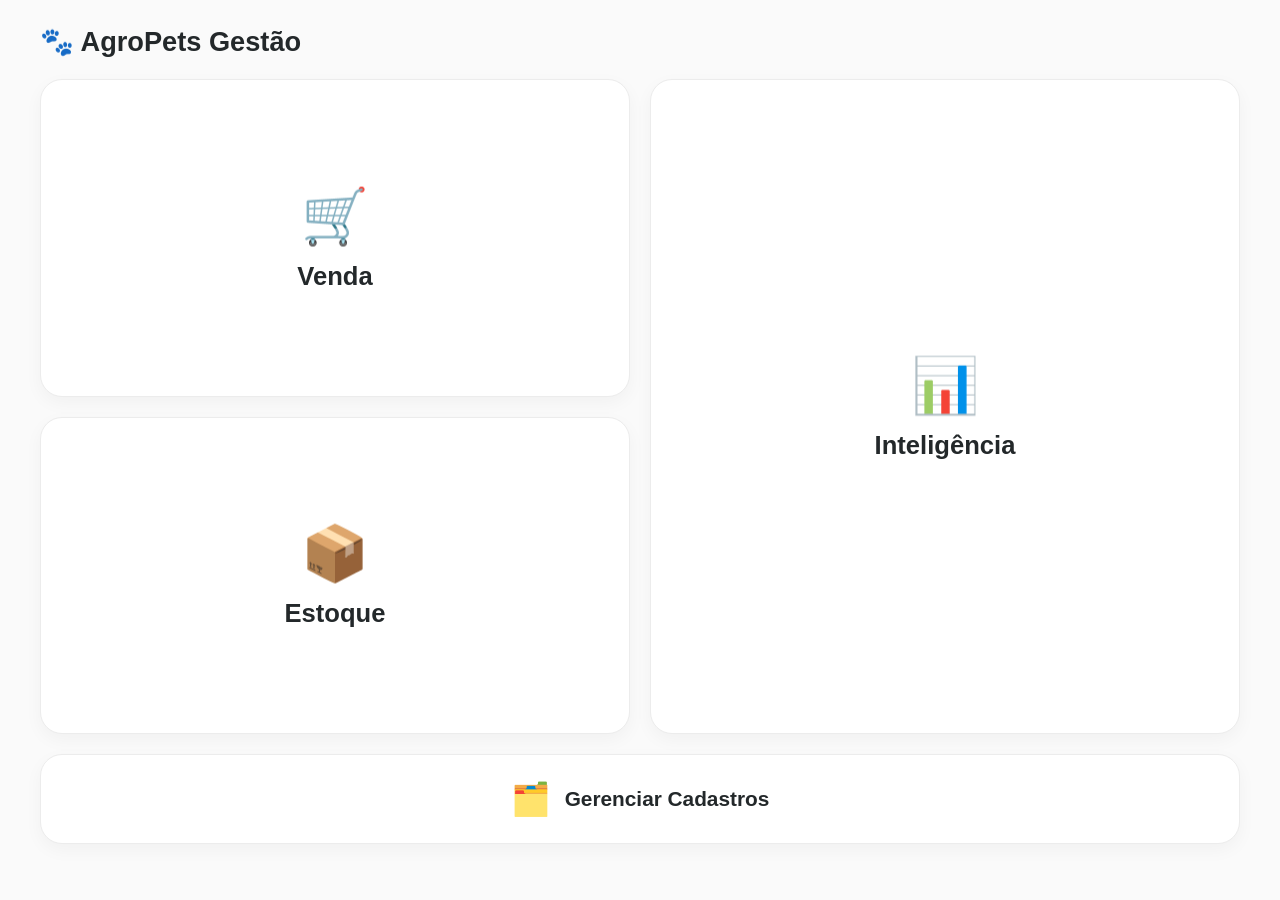
<file: index.html>
<!DOCTYPE html>
<html lang="pt-BR">

<head>
    <meta charset="UTF-8">
    <meta name="viewport" content="width=device-width, initial-scale=1.0">

    <title>AgroPets Gestão</title>

    <link rel="stylesheet" href="assets/css/style.css">
    <link rel="stylesheet" href="assets/css/home.css">
</head>

<body>

<header class="header">
    <h1>🐾 AgroPets Gestão</h1>
</header>


<main class="home">

    <div class="home-topo">

        <a href="pages/venda.html" class="card venda">
            <div class="icon">🛒</div>
            <h2>Venda</h2>
        </a>

        <a href="pages/produtos.html" class="card estoque">
            <div class="icon">📦</div>
            <h2>Estoque</h2>
        </a>

        <a href="pages/dashboard.html" class="card inteligencia">
            <div class="icon">📊</div>
            <h2>Inteligência</h2>
        </a>

    </div>

    <a href="pages/cadastros.html" class="card cadastros">
        <div class="icon">🗂️</div>
        <h2>Gerenciar Cadastros</h2>
    </a>

</main>

</body>

</html>
</file>
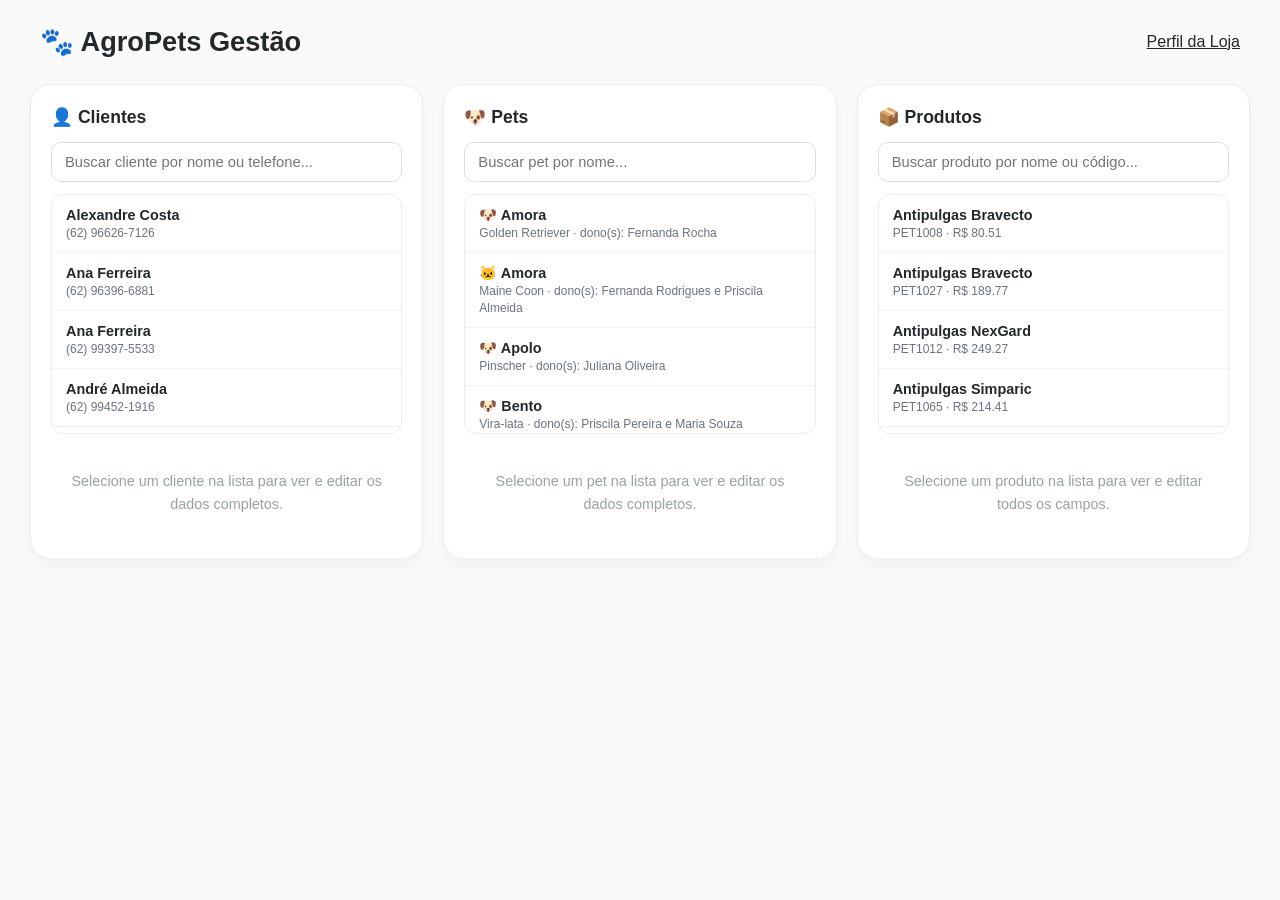
<file: pages/cadastros.html>
<!DOCTYPE html>
<html lang="pt-BR">

<head>
    <meta charset="UTF-8">
    <meta name="viewport" content="width=device-width, initial-scale=1.0">
    <title>Gerenciar Cadastros - AgroPets Gestão</title>

    <link rel="stylesheet" href="../assets/css/style.css">
    <link rel="stylesheet" href="../assets/css/produto-form.css">
    <link rel="stylesheet" href="../assets/css/cadastros.css">

    <script defer src="../assets/js/dados-store.js"></script>
    <script defer src="../assets/js/lotes.js"></script>
    <script defer src="../assets/js/barcode.js"></script>
    <script defer src="../assets/js/produto-form.js"></script>
    <script defer src="../assets/js/cadastros.js"></script>
</head>

<body>

<header class="header">
    <a href="../index.html" class="header-link"><h1>🐾 AgroPets Gestão</h1></a>
    <nav class="header-nav">
        <a href="configuracoes.html" title="Perfil da Loja" class="company-data-text">Perfil da Loja</a>
    </nav>
</header>

<main class="cadastros-container">

    <section class="painel painel-clientes">
        <h2>👤 Clientes</h2>
        <input type="text" class="busca-painel" id="busca-clientes" placeholder="Buscar cliente por nome ou telefone..." autocomplete="off">
        <div class="lista-painel" id="lista-clientes"></div>
        <div class="detalhe-painel" id="detalhe-cliente">
            <p class="detalhe-vazio">Selecione um cliente na lista para ver e editar os dados completos.</p>
        </div>
    </section>

    <section class="painel painel-pets">
        <h2>🐶 Pets</h2>
        <input type="text" class="busca-painel" id="busca-pets" placeholder="Buscar pet por nome..." autocomplete="off">
        <div class="lista-painel" id="lista-pets"></div>
        <div class="detalhe-painel" id="detalhe-pet">
            <p class="detalhe-vazio">Selecione um pet na lista para ver e editar os dados completos.</p>
        </div>
    </section>

    <section class="painel painel-produtos">
        <h2>📦 Produtos</h2>
        <input type="text" class="busca-painel" id="busca-produtos" placeholder="Buscar produto por nome ou código..." autocomplete="off">
        <div class="lista-painel" id="lista-produtos-cad"></div>
        <div class="detalhe-painel" id="detalhe-produto">
            <p class="detalhe-vazio">Selecione um produto na lista para ver e editar todos os campos.</p>
        </div>
    </section>

</main>

</body>

</html>
</file>
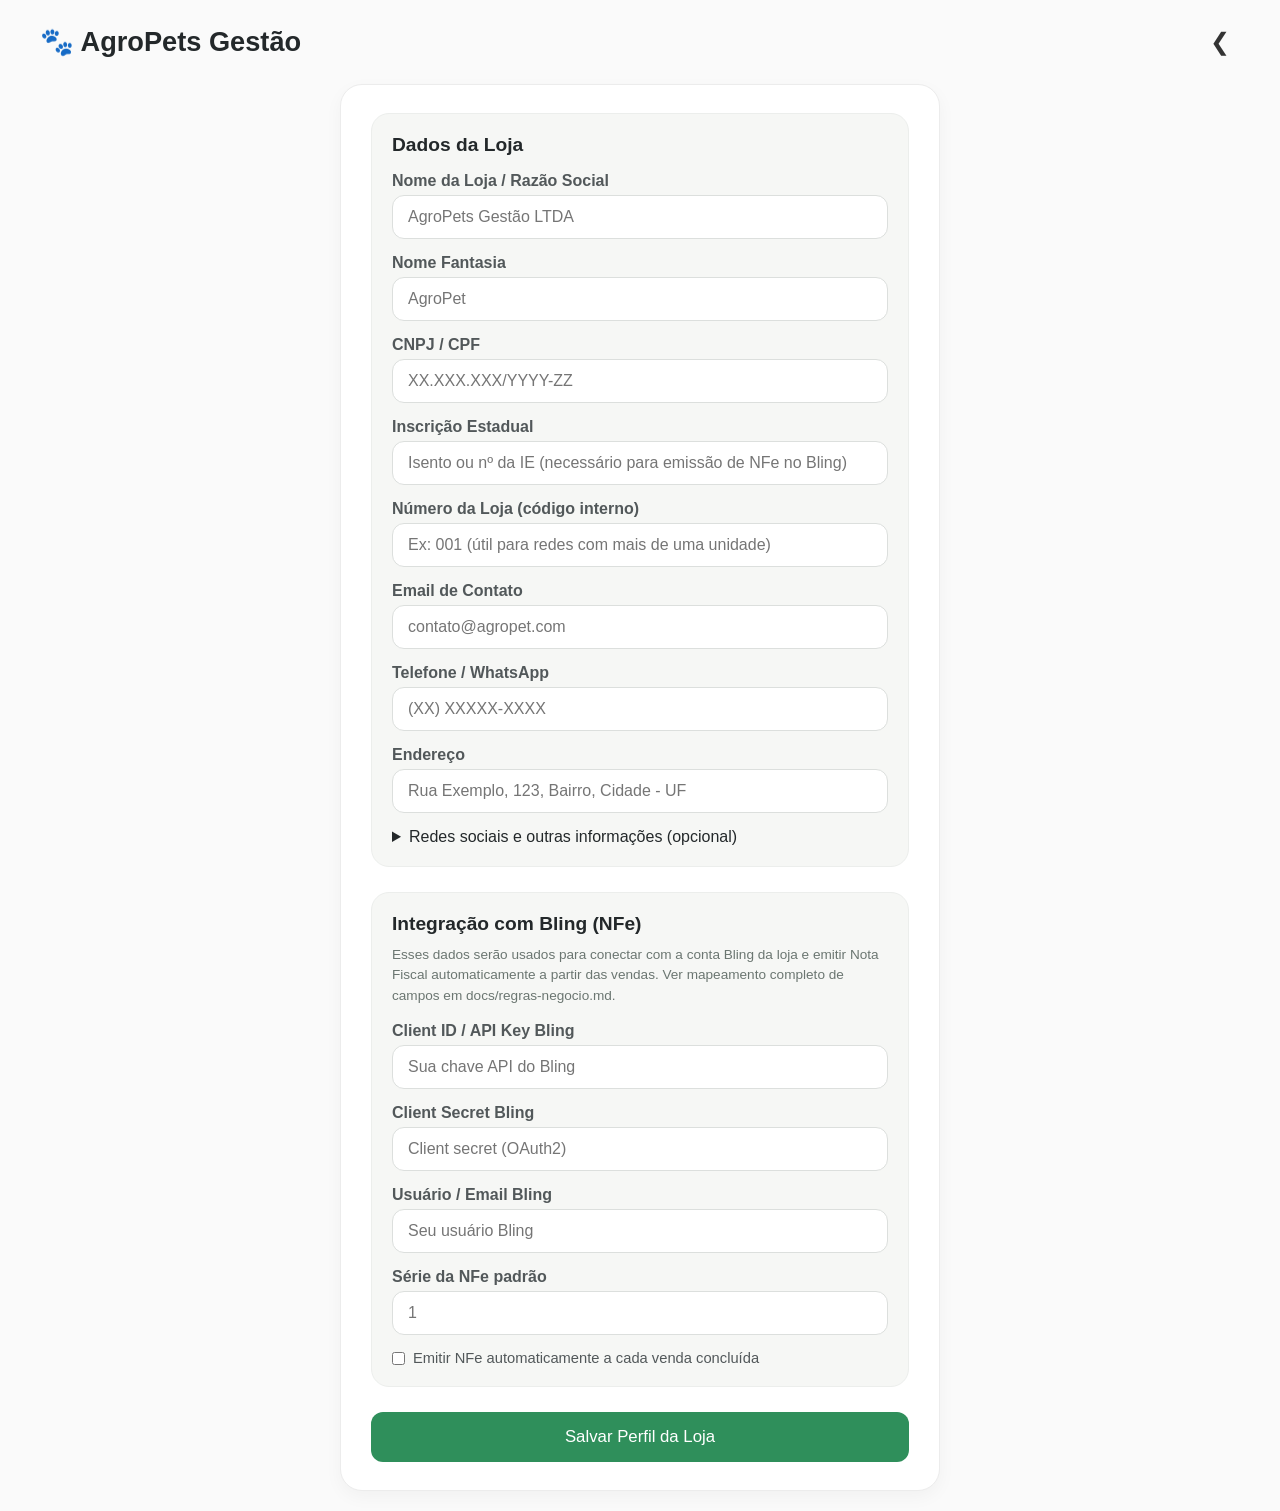
<file: pages/configuracoes.html>
<!DOCTYPE html>
<html lang="pt-BR">

<head>
    <meta charset="UTF-8">
    <meta name="viewport" content="width=device-width, initial-scale=1.0">
    <title>Perfil da Loja - AgroPets Gestão</title>
    <link rel="stylesheet" href="../assets/css/style.css">
    <link rel="stylesheet" href="../assets/css/configuracoes.css">
</head>

<body>
    <header class="header">
        <a href="../index.html" class="header-link"><h1>🐾 AgroPets Gestão</h1></a>
        <nav class="header-nav">
            <a href="venda.html" title="Voltar para Vendas" class="config-icon">❮</a>
        </nav>
    </header>

    <main class="config-container">
        <section class="config-form">

            <div class="bloco bloco-empresa">
                <div class="bloco-titulo"><h2>Dados da Loja</h2></div>

                <div class="input-group">
                    <label for="empresa-nome">Nome da Loja / Razão Social</label>
                    <input type="text" id="empresa-nome" placeholder="AgroPets Gestão LTDA">
                </div>
                <div class="input-group">
                    <label for="empresa-fantasia">Nome Fantasia</label>
                    <input type="text" id="empresa-fantasia" placeholder="AgroPet">
                </div>
                <div class="input-group">
                    <label for="empresa-cnpj">CNPJ / CPF</label>
                    <input type="text" id="empresa-cnpj" placeholder="XX.XXX.XXX/YYYY-ZZ">
                </div>
                <div class="input-group">
                    <label for="empresa-ie">Inscrição Estadual</label>
                    <input type="text" id="empresa-ie" placeholder="Isento ou nº da IE (necessário para emissão de NFe no Bling)">
                </div>
                <div class="input-group">
                    <label for="empresa-numero-loja">Número da Loja (código interno)</label>
                    <input type="text" id="empresa-numero-loja" placeholder="Ex: 001 (útil para redes com mais de uma unidade)">
                </div>
                <div class="input-group">
                    <label for="empresa-email">Email de Contato</label>
                    <input type="email" id="empresa-email" placeholder="contato@agropet.com">
                </div>
                <div class="input-group">
                    <label for="empresa-telefone">Telefone / WhatsApp</label>
                    <input type="tel" id="empresa-telefone" placeholder="(XX) XXXXX-XXXX">
                </div>
                <div class="input-group">
                    <label for="empresa-endereco">Endereço</label>
                    <input type="text" id="empresa-endereco" placeholder="Rua Exemplo, 123, Bairro, Cidade - UF">
                </div>

                <details class="endereco-gaveta">
                    <summary>Redes sociais e outras informações (opcional)</summary>
                    <div class="endereco-conteudo">
                        <div class="input-group">
                            <label for="empresa-instagram">Instagram</label>
                            <input type="text" id="empresa-instagram" placeholder="@agropet_gestao">
                        </div>
                        <div class="input-group">
                            <label for="empresa-facebook">Facebook</label>
                            <input type="text" id="empresa-facebook" placeholder="facebook.com/agropet">
                        </div>
                        <div class="input-group">
                            <label for="empresa-site">Site</label>
                            <input type="text" id="empresa-site" placeholder="www.agropet.com.br">
                        </div>
                        <div class="input-group">
                            <label for="empresa-horario">Horário de Funcionamento</label>
                            <input type="text" id="empresa-horario" placeholder="Seg a Sáb, 8h às 18h">
                        </div>
                        <div class="input-group">
                            <label for="empresa-responsavel-legal">Responsável Legal / Contador</label>
                            <input type="text" id="empresa-responsavel-legal" placeholder="Nome do responsável legal">
                        </div>
                    </div>
                </details>
            </div>

            <div class="bloco bloco-bling">
                <div class="bloco-titulo"><h2>Integração com Bling (NFe)</h2></div>
                <p class="ajuda-bling">
                    Esses dados serão usados para conectar com a conta Bling da
                    loja e emitir Nota Fiscal automaticamente a partir das
                    vendas. Ver mapeamento completo de campos em
                    docs/regras-negocio.md.
                </p>
                <div class="input-group">
                    <label for="bling-apikey">Client ID / API Key Bling</label>
                    <input type="password" id="bling-apikey" placeholder="Sua chave API do Bling">
                </div>
                <div class="input-group">
                    <label for="bling-secret">Client Secret Bling</label>
                    <input type="password" id="bling-secret" placeholder="Client secret (OAuth2)">
                </div>
                <div class="input-group">
                    <label for="bling-user">Usuário / Email Bling</label>
                    <input type="text" id="bling-user" placeholder="Seu usuário Bling">
                </div>
                <div class="input-group">
                    <label for="bling-serie-nfe">Série da NFe padrão</label>
                    <input type="text" id="bling-serie-nfe" placeholder="1">
                </div>
                <label class="checkbox-inline">
                    <input type="checkbox" id="bling-emitir-auto">
                    Emitir NFe automaticamente a cada venda concluída
                </label>
            </div>

            <button type="button" class="primary" id="btn-salvar-config">Salvar Perfil da Loja</button>
        </section>
    </main>

    <script defer src="../assets/js/configuracoes.js"></script>
</body>

</html>
</file>
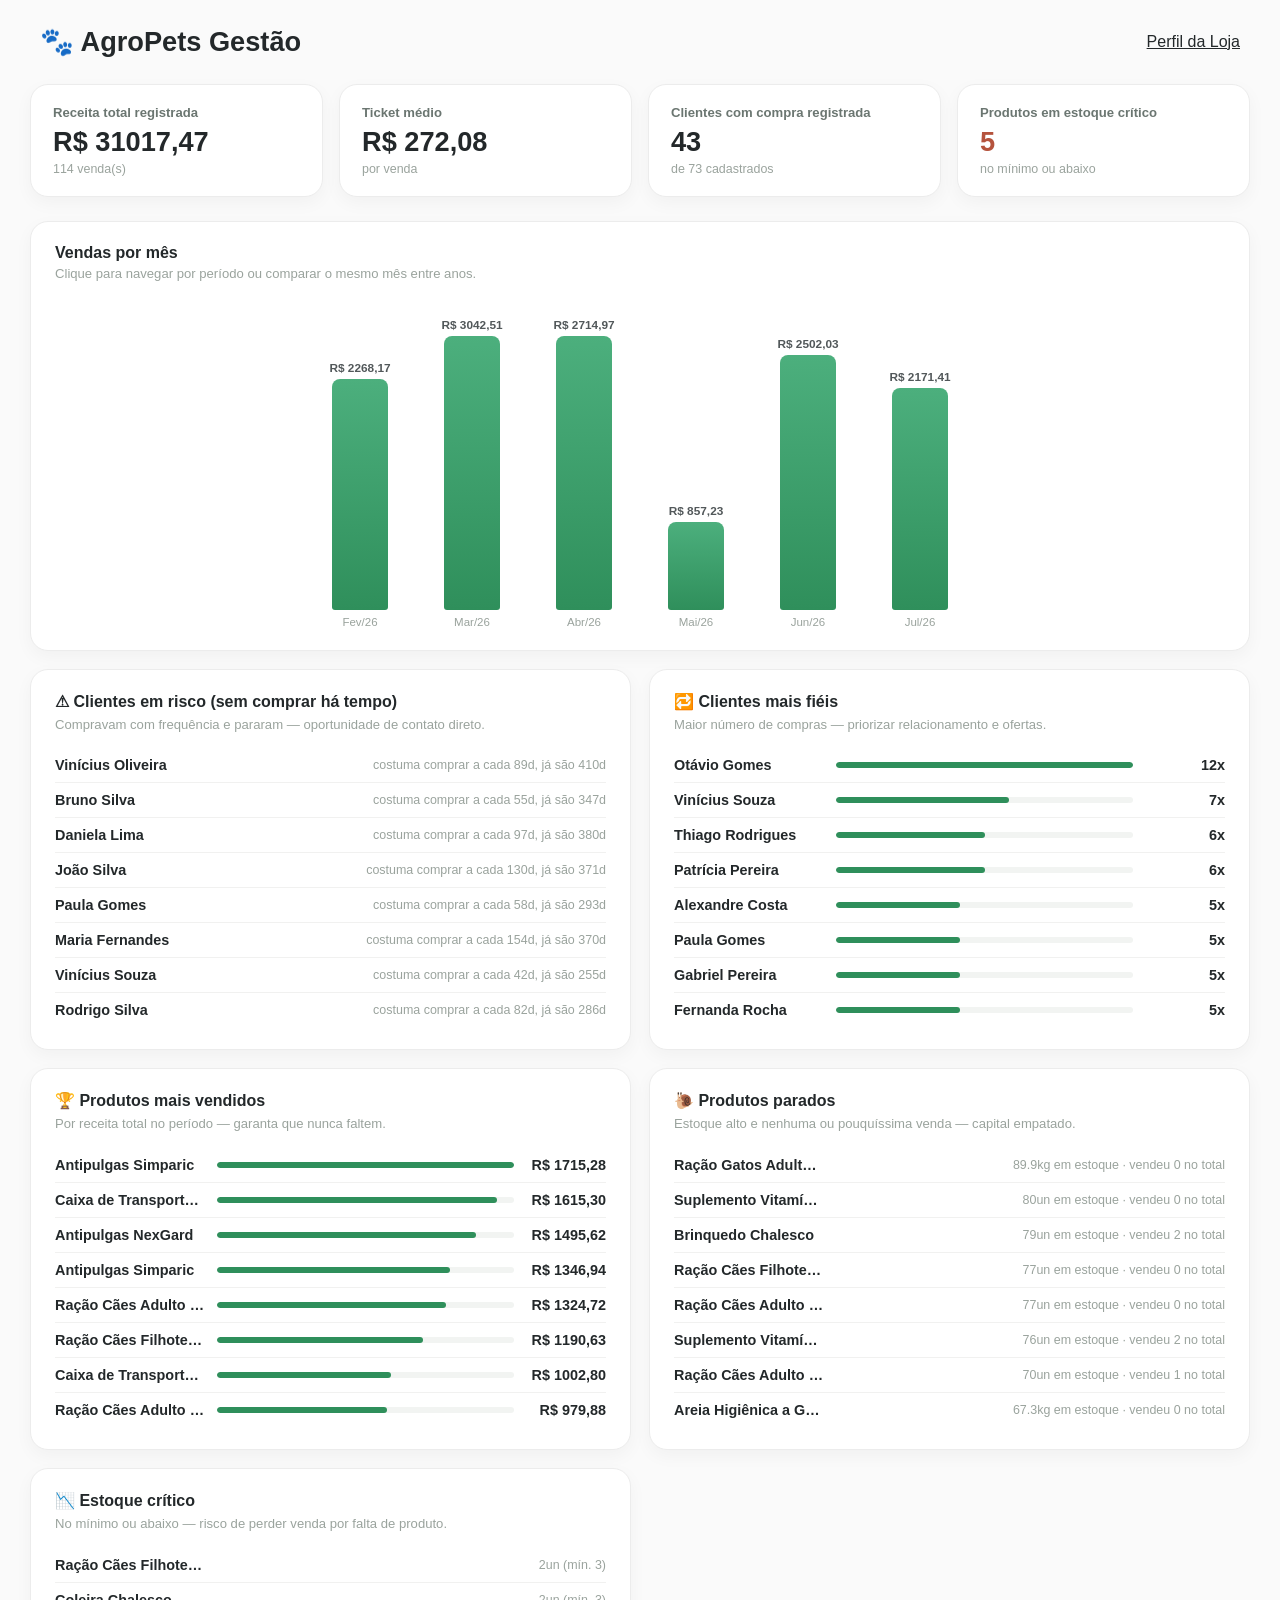
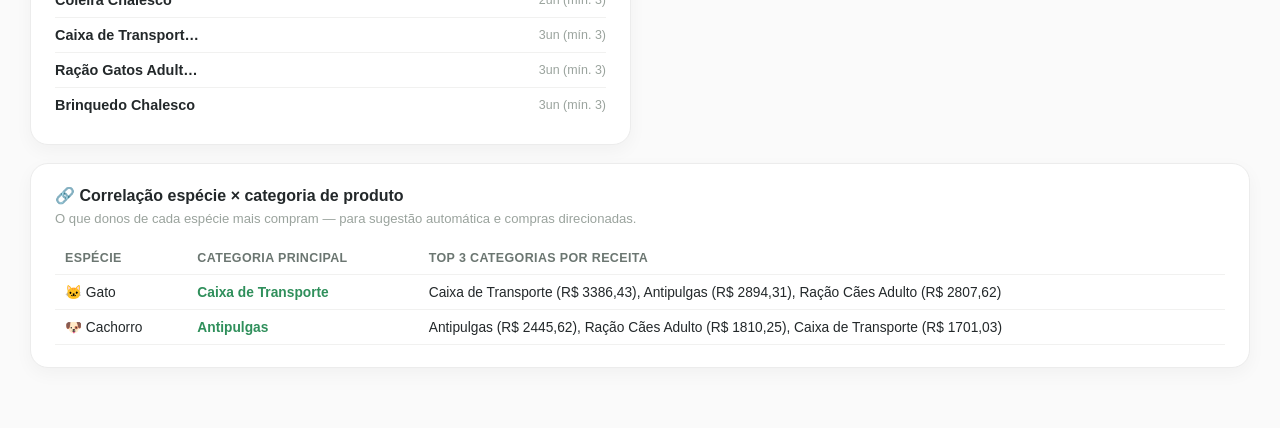
<file: pages/dashboard.html>
<!DOCTYPE html>
<html lang="pt-BR">

<head>
    <meta charset="UTF-8">
    <meta name="viewport" content="width=device-width, initial-scale=1.0">
    <title>Inteligência - AgroPets Gestão</title>

    <link rel="stylesheet" href="../assets/css/style.css">
    <link rel="stylesheet" href="../assets/css/dashboard.css">

    <script defer src="../assets/js/dados-store.js"></script>
    <script defer src="../assets/js/dashboard.js"></script>
</head>

<body>

<header class="header">
    <a href="../index.html" class="header-link"><h1>🐾 AgroPets Gestão</h1></a>
    <nav class="header-nav">
        <a href="configuracoes.html" title="Perfil da Loja" class="company-data-text">Perfil da Loja</a>
    </nav>
</header>

<main class="dash-container">

    <section class="dash-kpis" id="dash-kpis"></section>

    <section class="dash-grid">

        <div class="dash-card dash-card-wide">
            <div class="dash-chart-cabecalho clicavel-sutil" id="chart-vendas-mes-cabecalho">
                <h3>Vendas por mês</h3>
                <p class="dash-card-ajuda">Clique para navegar por período ou comparar o mesmo mês entre anos.</p>
            </div>

            <div class="dash-chart-controles" id="chart-vendas-mes-controles">
                <div class="dash-chart-modo">
                    <button type="button" class="dash-chart-modo-btn ativo" data-modo="recentes">Últimos períodos</button>
                    <button type="button" class="dash-chart-modo-btn" data-modo="comparar">Comparar mesmo mês</button>
                </div>

                <div class="dash-chart-nav" id="chart-vendas-mes-nav">
                    <button type="button" class="dash-chart-nav-btn" id="chart-vendas-mes-anterior">‹ período anterior</button>
                    <span class="dash-chart-nav-label" id="chart-vendas-mes-periodo-label"></span>
                    <button type="button" class="dash-chart-nav-btn" id="chart-vendas-mes-seguinte">período seguinte ›</button>
                </div>

                <div class="dash-chart-comparar" id="chart-vendas-mes-comparar" style="display:none;">
                    <label for="chart-vendas-mes-mes-select">Mês a comparar entre os anos:</label>
                    <select id="chart-vendas-mes-mes-select"></select>
                </div>
            </div>

            <div class="dash-chart" id="chart-vendas-mes"></div>
        </div>

        <div class="dash-card">
            <h3>⚠ Clientes em risco (sem comprar há tempo)</h3>
            <p class="dash-card-ajuda">Compravam com frequência e pararam — oportunidade de contato direto.</p>
            <div id="lista-clientes-risco"></div>
        </div>

        <div class="dash-card">
            <h3>🔁 Clientes mais fiéis</h3>
            <p class="dash-card-ajuda">Maior número de compras — priorizar relacionamento e ofertas.</p>
            <div id="lista-clientes-fieis"></div>
        </div>

        <div class="dash-card">
            <h3>🏆 Produtos mais vendidos</h3>
            <p class="dash-card-ajuda">Por receita total no período — garanta que nunca faltem.</p>
            <div id="lista-produtos-top"></div>
        </div>

        <div class="dash-card">
            <h3>🐌 Produtos parados</h3>
            <p class="dash-card-ajuda">Estoque alto e nenhuma ou pouquíssima venda — capital empatado.</p>
            <div id="lista-produtos-parados"></div>
        </div>

        <div class="dash-card">
            <h3>📉 Estoque crítico</h3>
            <p class="dash-card-ajuda">No mínimo ou abaixo — risco de perder venda por falta de produto.</p>
            <div id="lista-estoque-critico"></div>
        </div>

        <div class="dash-card dash-card-wide">
            <h3>🔗 Correlação espécie × categoria de produto</h3>
            <p class="dash-card-ajuda">O que donos de cada espécie mais compram — para sugestão automática e compras direcionadas.</p>
            <div id="tabela-correlacao"></div>
        </div>

    </section>

</main>

</body>

</html>
</file>
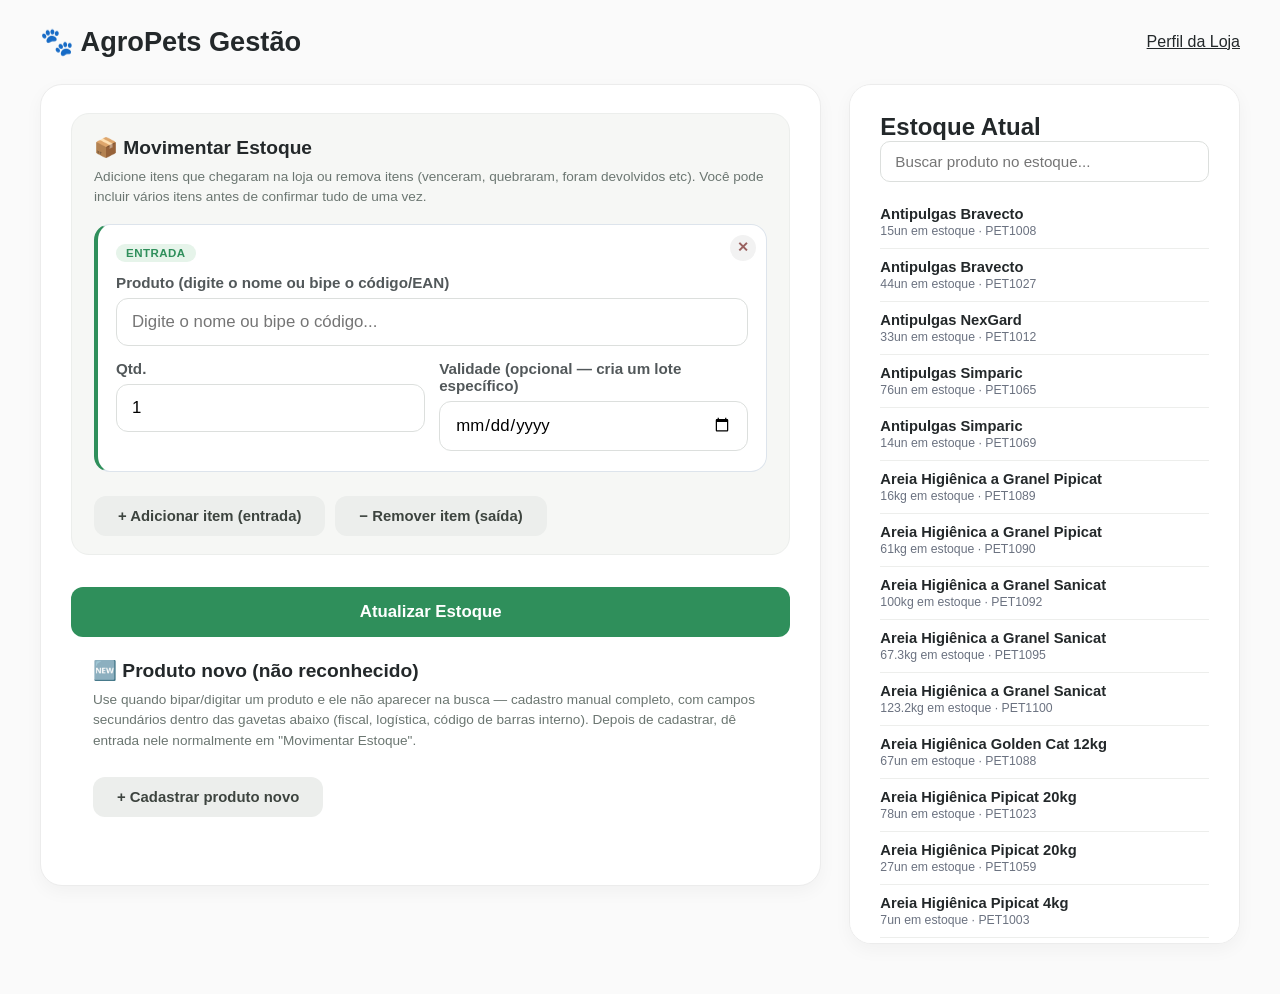
<file: pages/produtos.html>
<!DOCTYPE html>
<html lang="pt-BR">

<head>
    <meta charset="UTF-8">
    <meta name="viewport" content="width=device-width, initial-scale=1.0">
    <title>Estoque - AgroPets Gestão</title>

    <link rel="stylesheet" href="../assets/css/style.css">
    <link rel="stylesheet" href="../assets/css/estoque.css">
    <link rel="stylesheet" href="../assets/css/produto-form.css">

    <script defer src="../assets/js/dados-store.js"></script>
    <script defer src="../assets/js/lotes.js"></script>
    <script defer src="../assets/js/barcode.js"></script>
    <script defer src="../assets/js/produto-form.js"></script>
    <script defer src="../assets/js/estoque.js"></script>
</head>

<body>

<header class="header">
    <a href="../index.html" class="header-link"><h1>🐾 AgroPets Gestão</h1></a>
    <nav class="header-nav">
        <a href="configuracoes.html" title="Perfil da Loja" class="company-data-text">Perfil da Loja</a>
    </nav>
</header>

<main class="estoque-container">

    <section class="estoque-form">

        <div id="msg-sucesso-estoque" class="msg-sucesso" style="display:none;"></div>

        <div class="bloco bloco-movimentos">
            <div class="bloco-titulo">
                <h2>📦 Movimentar Estoque</h2>
                <p class="ajuda-estoque">
                    Adicione itens que chegaram na loja ou remova itens (venceram,
                    quebraram, foram devolvidos etc). Você pode incluir vários
                    itens antes de confirmar tudo de uma vez.
                </p>
            </div>

            <div id="lista-movimentos"></div>

            <div class="acoes-add-movimento">
                <button type="button" class="secondary" id="btn-add-entrada">+ Adicionar item (entrada)</button>
                <button type="button" class="secondary secondary-saida" id="btn-add-saida">− Remover item (saída)</button>
            </div>
        </div>

        <button type="button" class="primary" id="btn-atualizar-estoque">
            Atualizar Estoque
        </button>

        <div class="bloco bloco-produto-novo">
            <div class="bloco-titulo">
                <h2>🆕 Produto novo (não reconhecido)</h2>
                <p class="ajuda-estoque">
                    Use quando bipar/digitar um produto e ele não aparecer na
                    busca — cadastro manual completo, com campos secundários
                    dentro das gavetas abaixo (fiscal, logística, código de
                    barras interno). Depois de cadastrar, dê entrada nele
                    normalmente em "Movimentar Estoque".
                </p>
            </div>

            <button type="button" class="secondary" id="btn-cadastrar-produto-novo">+ Cadastrar produto novo</button>

            <div id="cadastro-produto-novo" style="display:none; margin-top: 16px;">
                <div id="produto-novo-form-container"></div>
                <div class="pf-barcode-acoes">
                    <button type="button" class="primary" id="btn-confirmar-produto-novo">Confirmar cadastro</button>
                    <button type="button" class="secondary" id="btn-cancelar-produto-novo">Cancelar</button>
                </div>
            </div>
        </div>

    </section>

    <aside class="resumo">
        <h2>Estoque Atual</h2>
        <div class="busca-estoque-atual">
            <input type="text" id="busca-estoque" placeholder="Buscar produto no estoque..." autocomplete="off">
        </div>
        <div id="lista-estoque-atual" class="info-card"></div>
    </aside>

</main>

<template id="tpl-movimento-entrada">
    <div class="movimento-item movimento-entrada">
        <button type="button" class="remover-item remover-movimento" title="Remover">✕</button>
        <span class="tag-tipo tag-entrada">Entrada</span>

        <div class="input-group produto-campo">
            <label>Produto (digite o nome ou bipe o código/EAN)</label>
            <input type="text" class="mov-produto" placeholder="Digite o nome ou bipe o código..." autocomplete="off">
            <div class="sugestoes mov-sugestoes-produto"></div>
        </div>

        <div class="produto-linha">
            <div class="input-group">
                <label class="mov-qtd-label">Qtd.</label>
                <input type="number" class="mov-qtd" value="1" min="0" step="1">
            </div>
            <div class="input-group">
                <label>Validade (opcional — cria um lote específico)</label>
                <input type="date" class="mov-validade">
            </div>
        </div>
    </div>
</template>

<template id="tpl-movimento-saida">
    <div class="movimento-item movimento-saida">
        <button type="button" class="remover-item remover-movimento" title="Remover">✕</button>
        <span class="tag-tipo tag-saida">Saída</span>

        <div class="input-group produto-campo">
            <label>Produto (digite o nome ou bipe o código/EAN)</label>
            <input type="text" class="mov-produto" placeholder="Digite o nome ou bipe o código..." autocomplete="off">
            <div class="sugestoes mov-sugestoes-produto"></div>
        </div>

        <div class="produto-linha">
            <div class="input-group">
                <label class="mov-qtd-label">Qtd.</label>
                <input type="number" class="mov-qtd" value="1" min="0" step="1">
            </div>
            <div class="input-group">
                <label>Motivo (opcional agora)</label>
                <select class="mov-motivo">
                    <option value="">A definir ao confirmar</option>
                    <option value="venceu">Venceu / vencendo</option>
                    <option value="quebrou">Quebrou / avariou</option>
                    <option value="devolucao">Devolução ao fornecedor</option>
                    <option value="perda">Perda / extravio</option>
                    <option value="ajuste">Ajuste de contagem</option>
                    <option value="outro">Outro</option>
                </select>
            </div>
        </div>
    </div>
</template>

<div id="modal-motivo" class="modal-overlay" style="display:none;">
    <div class="modal-box">
        <h3>Motivo da remoção</h3>
        <p id="modal-motivo-produto"></p>
        <select id="modal-motivo-select">
            <option value="venceu">Venceu / vencendo</option>
            <option value="quebrou">Quebrou / avariou</option>
            <option value="devolucao">Devolução ao fornecedor</option>
            <option value="perda">Perda / extravio</option>
            <option value="ajuste">Ajuste de contagem</option>
            <option value="outro">Outro</option>
        </select>
        <input type="text" id="modal-motivo-outro" placeholder="Descreva o motivo..." style="display:none;">
        <div class="modal-acoes">
            <button type="button" class="primary" id="modal-motivo-confirmar">Confirmar</button>
        </div>
    </div>
</div>

</body>

</html>
</file>
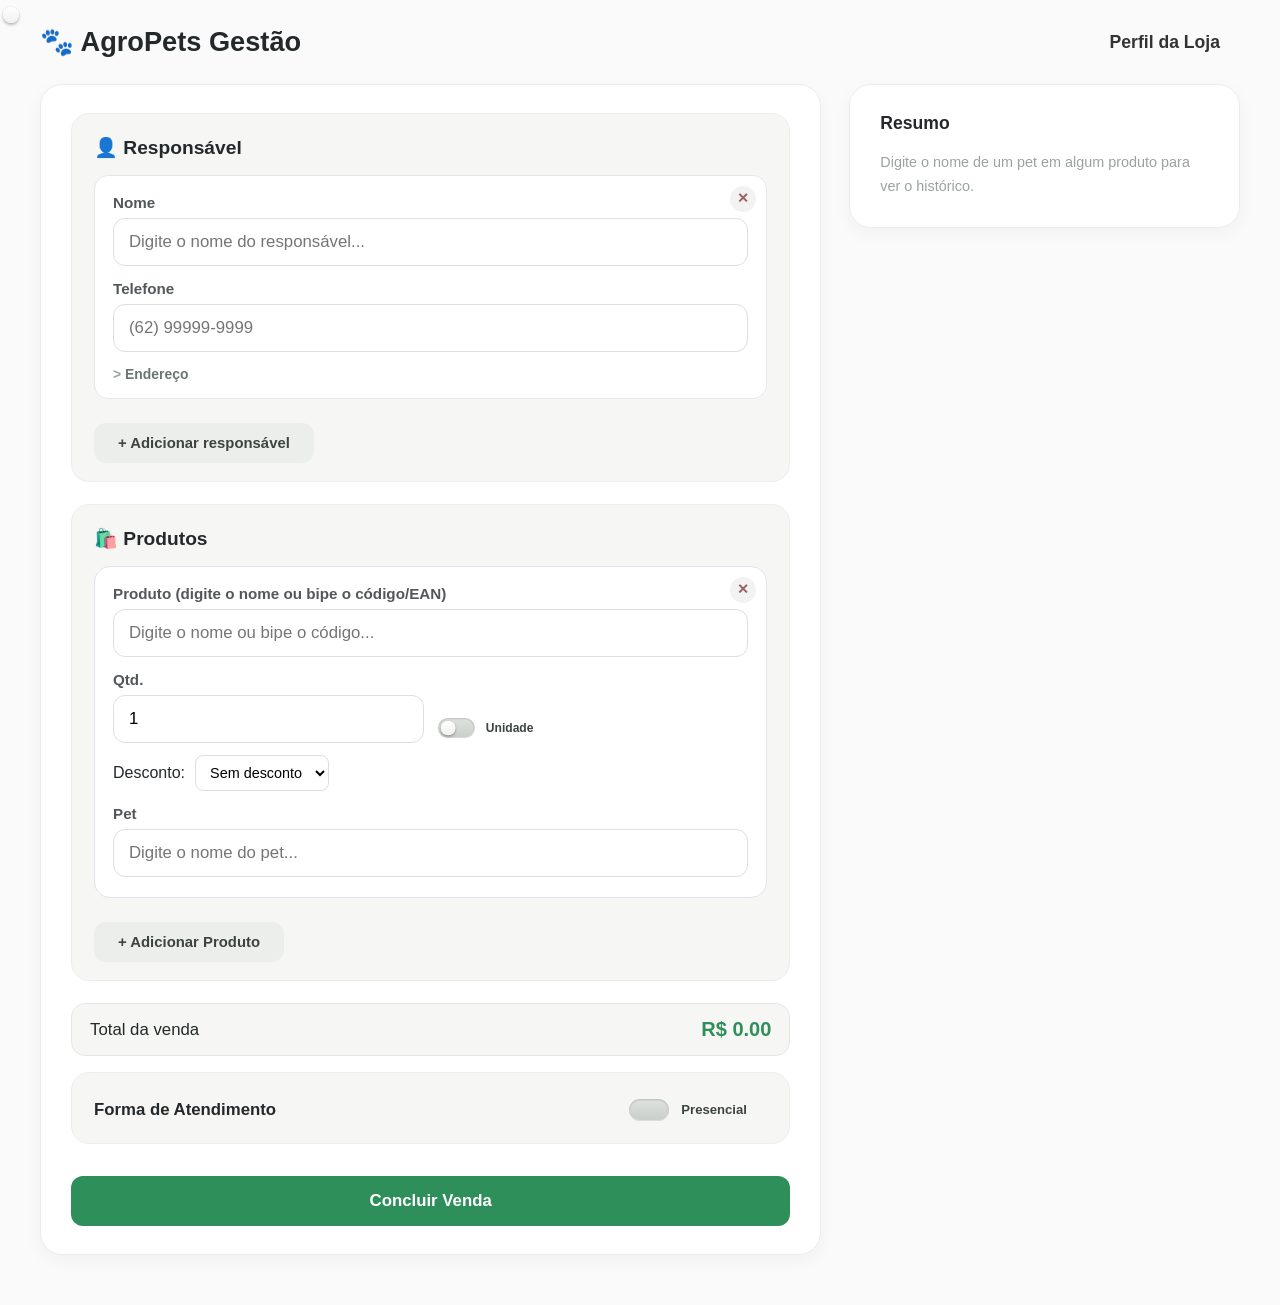
<file: pages/venda.html>
<!DOCTYPE html>
<html lang="pt-BR">

<head>
    <meta charset="UTF-8">
    <meta name="viewport" content="width=device-width, initial-scale=1.0">

    <title>Venda - AgroPets Gestão</title>

    <link rel="stylesheet" href="../assets/css/style.css">
    <link rel="stylesheet" href="../assets/css/venda.css">
    <link rel="stylesheet" href="../assets/css/produto-form.css">

    <script defer src="../assets/js/dados-store.js"></script>
    <script defer src="../assets/js/lotes.js"></script>
    <script defer src="../assets/js/venda.js"></script>
</head>

<body>

<header class="header">
    <a href="../index.html" class="header-link"><h1>🐾 AgroPets Gestão</h1></a>
    <nav class="header-nav">
        <a href="configuracoes.html" title="Perfil da Loja" class="company-data-text">Perfil da Loja</a>
    </nav>
</header>

<main class="venda-container">

    <section class="venda-form">

        <div id="msg-sucesso" class="msg-sucesso" style="display:none;"></div>

        <div class="bloco bloco-responsavel">
            <div class="bloco-titulo">
                <h2>👤 Responsável</h2>
            </div>

            <div id="lista-responsaveis"></div>

            <button type="button" class="secondary" id="btn-add-responsavel">
                + Adicionar responsável
            </button>
        </div>


        <div class="bloco bloco-produtos">
            <div class="bloco-titulo">
                <h2>🛍️ Produtos</h2>
            </div>

            <div id="lista-produtos"></div>

            <button type="button" class="secondary" id="btn-add-produto">
                + Adicionar Produto
            </button>
        </div>

        <div class="venda-total">
            <span>Total da venda</span>
            <strong id="venda-total-valor">R$ 0,00</strong>
        </div>

        <div class="bloco bloco-atendimento">
            <div class="bloco-titulo">
                <h2>Forma de Atendimento</h2>
            </div>
            <div class="flip-switch" id="atendimentoSwitch" data-value="presencial">
                <div class="flip-switch-track">
                    <span class="flip-opt" data-opt="presencial">Presencial</span>
                    <span class="flip-opt" data-opt="online">Online</span>
                </div>
            </div>
        </div>

        <button type="button" class="primary" id="btn-salvar">
            Concluir Venda
        </button>

    </section>


    <aside class="resumo">
        <h2>Resumo</h2>
        <div id="resumo-conteudo" class="info-card">
            <p class="resumo-vazio">Digite o nome de um pet em algum produto para ver o histórico.</p>
        </div>
    </aside>

</main>

<template id="tpl-responsavel">
    <div class="responsavel-item">
        <button type="button" class="remover-item remover-responsavel" title="Remover responsável">✕</button>

        <div class="input-group">
            <label>Nome</label>
            <input type="text" class="resp-nome" placeholder="Digite o nome do responsável..." autocomplete="off">
            <div class="sugestoes sugestoes-resp"></div>
        </div>

        <div class="input-group">
            <label>Telefone</label>
            <input type="text" class="resp-telefone" placeholder="(62) 99999-9999" autocomplete="off">
        </div>

        <details class="endereco-gaveta">
            <summary>Endereço</summary>
            <div class="endereco-conteudo">
                <div class="input-group">
                    <label>CEP</label>
                    <input type="text" class="resp-cep" placeholder="00000-000">
                </div>

                <div class="input-group">
                    <label>Rua</label>
                    <input type="text" class="resp-rua">
                </div>

                <div class="input-group">
                    <label>Número</label>
                    <input type="text" class="resp-numero">
                </div>

                <div class="input-group">
                    <label>Cidade</label>
                    <input type="text" class="resp-cidade" value="Goiânia">
                </div>
            </div>
        </details>
    </div>
</template>

<template id="tpl-produto">
    <div class="produto-item">
        <button type="button" class="remover-item remover-produto" title="Remover produto">✕</button>

        <div class="input-group produto-campo">
            <label>Produto (digite o nome ou bipe o código/EAN)</label>
            <input type="text" class="prod-nome" placeholder="Digite o nome ou bipe o código..." autocomplete="off">
            <div class="sugestao-rapida" style="display:none;"></div>
            <div class="sugestoes sugestoes-produto"></div>
        </div>

        <div class="produto-linha">
            <div class="input-group">
                <label class="prod-qtd-label">Qtd.</label>
                <input type="number" class="prod-qtd" value="1" min="0" step="1">
            </div>

            <div class="input-group tipo-quantidade-switch">
                <label>&nbsp;</label>
                <div class="flip-switch flip-switch-small" data-value="unidade">
                    <div class="flip-switch-track">
                        <span class="flip-opt" data-opt="unidade">Unidade</span>
                        <span class="flip-opt" data-opt="granel">A granel</span>
                    </div>
                </div>
            </div>
        </div>

        <div class="prod-desconto-linha">
            <label>Desconto:</label>
            <select class="prod-desconto">
                <option value="0">Sem desconto</option>
                <option value="5">5%</option>
                <option value="10">10%</option>
                <option value="15">15%</option>
                <option value="20">20%</option>
                <option value="25">25%</option>
                <option value="30">30%</option>
                <option value="50">50%</option>
            </select>
            <span class="prod-preco-info"></span>
        </div>

        <div class="input-group">
            <label>Pet</label>
            <input type="text" class="prod-pet" placeholder="Digite o nome do pet..." autocomplete="off">
            <div class="sugestoes sugestoes-pet"></div>
        </div>

        <div class="pet-detalhe prod-pet-detalhe" style="display:none;"></div>
        <div class="sugestao-responsavel" style="display:none;"></div>
        <div class="aviso-vinculo prod-aviso" style="display:none;"></div>
    </div>
</template>

</body>

</html>
</file>
<file: assets/css/style.css>
:root {
    --primary-block-bg: #f6f7f5;
    --primary-block-border: #eceeec;
}

html, body {
    height: 100%;
    background: #fafafa;
    color: #23282a;
}

* {
    margin: 0;
    padding: 0;
    box-sizing: border-box;
    font-family: 'Segoe UI', Arial, Helvetica, sans-serif;
}

.header {
    padding: 26px 40px 6px;
    background: transparent;
    display: flex;
    justify-content: space-between;
    align-items: center;
}

.header h1 {
    font-size: 1.7rem;
    font-weight: 700;
    color: #23282a;
}

a {
    color: inherit;
}

.header-link {
    text-decoration: none;
    display: inline-block;
    cursor: pointer;
}
</file>
<file: assets/css/home.css>
.home {
    display: grid;
    grid-template-rows: 1fr 90px;
    gap: 20px;
    padding: 15px 40px 30px;
    height: calc(100vh - 90px);
}

.home-topo {
    display: grid;
    grid-template-columns: 1fr 1fr;
    grid-template-rows: 1fr 1fr;
    gap: 20px;
}

.card {
    background: #ffffff;
    border: 1px solid #ececec;
    border-radius: 22px;
    display: flex;
    justify-content: center;
    align-items: center;
    flex-direction: column;
    cursor: pointer;
    text-decoration: none;
    color: inherit;
    transition: .25s ease;
    box-shadow: 0 6px 18px rgba(0, 0, 0, .04);
}

.card:hover {
    transform: translateY(-3px);
    box-shadow: 0 12px 28px rgba(0, 0, 0, .08);
}

.card .icon {
    font-size: 3.4rem;
    margin-bottom: 14px;
}

.card h2 {
    font-size: 1.6rem;
    font-weight: 600;
    color: #23282a;
}

.venda {
    grid-column: 1;
    grid-row: 1;
}

.estoque {
    grid-column: 1;
    grid-row: 2;
}

.inteligencia {
    grid-column: 2;
    grid-row: 1 / span 2;
}

.cadastros {
    flex-direction: row;
    gap: 14px;
}

.cadastros .icon {
    margin-bottom: 0;
    font-size: 2rem;
}

.cadastros h2 {
    font-size: 1.3rem;
}

@media (max-width: 900px) {
    .home {
        display: flex;
        flex-direction: column;
        height: auto;
    }
    .home-topo {
        display: flex;
        flex-direction: column;
    }
}
</file>
<file: assets/css/produto-form.css>
/* ==========================================================
   Formulário de Produto (usado em Estoque e Gerenciar/Cadastros)
   ========================================================== */

.produto-form-grid {
    display: grid;
    grid-template-columns: 1fr 1fr;
    gap: 14px;
}

.produto-form-grid .pf-full {
    grid-column: 1 / -1;
}

.produto-form .campos-gaveta {
    margin-top: 14px;
    background: #f6f7f5;
    border: 1px solid #e6e8e6;
    border-radius: 12px;
    padding: 12px 16px;
}

.produto-form .campos-gaveta summary {
    cursor: pointer;
    font-weight: 600;
    font-size: .88rem;
    color: #52585a;
    list-style: none;
}

.produto-form .campos-gaveta summary::-webkit-details-marker {
    display: none;
}

.produto-form .campos-gaveta summary::before {
    content: "> ";
    color: #9aa39d;
}

.produto-form .campos-gaveta[open] summary::before {
    content: "⌄ ";
}

.produto-form .campos-gaveta .produto-form-grid {
    margin-top: 14px;
}

.pf-barcode-ajuda {
    font-size: .85rem;
    color: #6b7671;
    margin: 12px 0 10px;
    line-height: 1.5;
}

.pf-barcode-preview canvas {
    max-width: 100%;
    background: #fff;
    border-radius: 6px;
    padding: 6px;
}

.pf-barcode-acoes {
    display: flex;
    gap: 10px;
    margin-top: 10px;
    flex-wrap: wrap;
}

.pf-barcode-acoes button {
    margin-top: 0;
}

@media (max-width: 640px) {
    .produto-form-grid {
        grid-template-columns: 1fr;
    }
}

/* ---------------------- Desconto por item (venda) ---------------------- */

.prod-desconto-linha {
    display: flex;
    align-items: center;
    gap: 10px;
    margin: -2px 0 14px;
    flex-wrap: wrap;
}

.prod-desconto-linha select {
    padding: 8px 10px;
    border-radius: 8px;
    border: 1px solid #dcdfdd;
    font-size: .9rem;
    background: #fff;
}

.prod-preco-info {
    font-size: .88rem;
    color: #52585a;
}

.prod-preco-info .preco-original {
    text-decoration: line-through;
    color: #9aa39d;
    margin-right: 6px;
}

.prod-preco-info .preco-final {
    font-weight: 700;
    color: #2f8f5b;
}

/* ---------------------- Total da venda ---------------------- */

.venda-total {
    background: #f6f7f5;
    border: 1px solid #e6e8e6;
    border-radius: 14px;
    padding: 14px 18px;
    margin-bottom: 16px;
    font-size: 1.05rem;
    display: flex;
    justify-content: space-between;
    align-items: center;
}

.venda-total strong {
    font-size: 1.25rem;
    color: #2f8f5b;
}
</file>
<file: assets/css/cadastros.css>
/* ==========================================================
   Gerenciar Cadastros - 3 painéis verticais (Cliente, Pet, Produto)
   Regra 34 de docs/regras-negocio.md.
   ========================================================== */

.cadastros-container {
    display: grid;
    grid-template-columns: 1fr 1fr 1fr;
    gap: 20px;
    padding: 20px 30px 50px;
    align-items: start;
}

.painel {
    background: #ffffff;
    border-radius: 20px;
    padding: 22px 20px;
    box-shadow: 0 6px 18px rgba(0, 0, 0, .04);
    border: 1px solid #ececec;
    display: flex;
    flex-direction: column;
    min-height: 0;
}

.painel h2 {
    font-size: 1.1rem;
    margin-bottom: 14px;
    color: #23282a;
}

.busca-painel {
    width: 100%;
    padding: 11px 13px;
    border-radius: 10px;
    border: 1px solid #dcdfdd;
    margin-bottom: 12px;
    font-size: .92rem;
}

.lista-painel {
    max-height: 240px;
    overflow-y: auto;
    border: 1px solid #edeeec;
    border-radius: 12px;
    margin-bottom: 16px;
}

.lista-painel .item-lista {
    padding: 10px 14px;
    cursor: pointer;
    border-bottom: 1px solid #f1f1f0;
    font-size: .9rem;
    line-height: 1.4;
}

.lista-painel .item-lista:last-child {
    border-bottom: none;
}

.lista-painel .item-lista:hover {
    background: #f4f5f4;
}

.lista-painel .item-lista.selecionado {
    background: #e6f4ea;
}

.lista-painel .item-lista small {
    color: #6b7280;
    display: block;
}

.detalhe-vazio {
    color: #9aa39d;
    font-size: .9rem;
    line-height: 1.6;
    text-align: center;
    padding: 20px 10px;
}

.detalhe-painel {
    flex: 1;
}

.campo-detalhe {
    display: flex;
    flex-direction: column;
    margin-bottom: 12px;
}

.campo-detalhe label {
    font-size: .82rem;
    font-weight: 600;
    color: #52585a;
    margin-bottom: 5px;
}

.campo-detalhe input,
.campo-detalhe select {
    padding: 10px 12px;
    border-radius: 10px;
    border: 1px solid #dcdfdd;
    font-size: .92rem;
}

.detalhe-painel .btn-salvar-detalhe {
    width: 100%;
    margin-top: 6px;
}

.relacao-lista {
    display: flex;
    flex-wrap: wrap;
    gap: 8px;
    margin: 6px 0 14px;
}

.relacao-chip {
    background: #f2f4f2;
    border: 1px solid #dde4dd;
    border-radius: 999px;
    padding: 6px 12px;
    font-size: .84rem;
    display: flex;
    align-items: center;
    gap: 6px;
}

.relacao-chip .remover-relacao {
    cursor: pointer;
    color: #b5533d;
    font-weight: 700;
}

.add-relacao {
    position: relative;
    margin-bottom: 14px;
}

.add-relacao input {
    width: 100%;
    padding: 10px 12px;
    border-radius: 10px;
    border: 1px solid #dcdfdd;
    font-size: .88rem;
}

.add-relacao .sugestoes {
    position: absolute;
    top: 100%;
    left: 0;
    right: 0;
    background: #fff;
    border: 1px solid #e3e5e3;
    border-radius: 10px;
    margin-top: 4px;
    max-height: 180px;
    overflow-y: auto;
    z-index: 30;
    box-shadow: 0 10px 25px rgba(0, 0, 0, .1);
    display: none;
}

.add-relacao .sugestoes.aberto {
    display: block;
}

.add-relacao .sugestao {
    padding: 9px 12px;
    cursor: pointer;
    font-size: .88rem;
    border-bottom: 1px solid #f1f1f0;
}

.add-relacao .sugestao:hover {
    background: #f4f5f4;
}

.detalhe-titulo {
    font-size: 1rem;
    font-weight: 700;
    margin-bottom: 12px;
    color: #23282a;
}

.msg-salvo-detalhe {
    background: #e6f4ea;
    color: #2f8f5b;
    border-radius: 10px;
    padding: 10px 12px;
    font-size: .85rem;
    margin-bottom: 12px;
    display: none;
}

button {
    padding: 11px 20px;
    border: none;
    border-radius: 10px;
    cursor: pointer;
    font-size: .88rem;
    font-weight: 600;
}

button.primary {
    background: #2f8f5b;
    color: white;
}

button.primary:hover {
    background: #257a4c;
}

button.secondary {
    background: #eceeec;
    color: #3d443f;
}

button.secondary:hover {
    background: #e0e3e0;
}

@media (max-width: 1100px) {
    .cadastros-container {
        grid-template-columns: 1fr;
    }
}
</file>
<file: assets/css/configuracoes.css>
.config-container {
    display: flex;
    justify-content: center;
    padding: 20px;
}

.config-form {
    background: #ffffff;
    border-radius: 22px;
    padding: 28px 30px;
    box-shadow: 0 6px 18px rgba(0, 0, 0, .04);
    border: 1px solid #ececec;
    max-width: 600px;
    width: 100%;
}

.bloco-empresa, .bloco-bling {
    margin-bottom: 25px;
    padding: 20px;
    border-radius: 18px;
    background: #f6f7f5;
    border: 1px solid #eceeec;
}

.bloco-titulo h2 {
    font-size: 1.2rem;
    margin-bottom: 16px;
    color: #23282a;
}

.input-group {
    margin-bottom: 15px;
}

.input-group label {
    display: block;
    margin-bottom: 5px;
    font-weight: 600;
    color: #52585a;
}

.input-group input[type="text"],
.input-group input[type="email"],
.input-group input[type="tel"],
.input-group input[type="password"] {
    width: 100%;
    padding: 12px 15px;
    border-radius: 12px;
    border: 1px solid #dcdfdd;
    font-size: 1rem;
    outline: none;
    transition: border-color .2s;
}

.input-group input:focus {
    border-color: #9aa39d;
}

#btn-salvar-config {
    background: #2f8f5b;
    color: white;
    width: 100%;
    padding: 15px;
    font-size: 1.05rem;
    border-radius: 12px;
    cursor: pointer;
    border: none;
    transition: background .15s;
}

#btn-salvar-config:hover {
    background: #257a4c;
}

.ajuda-bling {
    font-size: .85rem;
    color: #6b7671;
    margin: -6px 0 16px;
    line-height: 1.5;
}

.checkbox-inline {
    display: flex;
    align-items: center;
    gap: 8px;
    font-size: .92rem;
    color: #52585a;
    margin-top: 4px;
    cursor: pointer;
}

.checkbox-inline input {
    width: auto;
}

.header-nav .config-icon {
    font-size: 1.5em; /* Ajuste o tamanho conforme necessário */
    text-decoration: none;
    color: #333;
    margin-right: 10px;
}
</file>
<file: assets/css/dashboard.css>
/* ==========================================================
   Inteligência - AgroPets Gestão. Minimalista, direto, sem excesso de
   decoração. Regra 35 de docs/regras-negocio.md.
   ========================================================== */

.dash-container {
    padding: 20px 30px 60px;
    max-width: 1300px;
    margin: 0 auto;
}

.dash-kpis {
    display: grid;
    grid-template-columns: repeat(4, 1fr);
    gap: 16px;
    margin-bottom: 24px;
}

.dash-kpi {
    background: #ffffff;
    border: 1px solid #ececec;
    border-radius: 18px;
    padding: 20px 22px;
    box-shadow: 0 6px 18px rgba(0, 0, 0, .04);
}

.dash-kpi .kpi-label {
    font-size: .82rem;
    color: #6b7671;
    margin-bottom: 6px;
    font-weight: 600;
}

.dash-kpi .kpi-valor {
    font-size: 1.7rem;
    font-weight: 700;
    color: #23282a;
}

.dash-kpi .kpi-sub {
    font-size: .78rem;
    color: #9aa39d;
    margin-top: 4px;
}

.dash-kpi.kpi-alerta .kpi-valor {
    color: #b5533d;
}

.dash-grid {
    display: grid;
    grid-template-columns: 1fr 1fr;
    gap: 18px;
}

.dash-card-wide {
    grid-column: 1 / -1;
}

.dash-card {
    background: #ffffff;
    border: 1px solid #ececec;
    border-radius: 18px;
    padding: 22px 24px;
    box-shadow: 0 6px 18px rgba(0, 0, 0, .04);
}

.dash-card h3 {
    font-size: 1rem;
    margin-bottom: 4px;
    color: #23282a;
}

.dash-card-ajuda {
    font-size: .82rem;
    color: #9aa39d;
    margin-bottom: 14px;
    line-height: 1.5;
}

.dash-linha {
    display: flex;
    justify-content: space-between;
    align-items: center;
    padding: 9px 0;
    border-bottom: 1px solid #f1f1f0;
    font-size: .9rem;
}

.dash-linha:last-child {
    border-bottom: none;
}

.dash-linha .nome {
    font-weight: 600;
    color: #23282a;
    flex: 0 0 150px;
    max-width: 150px;
    white-space: nowrap;
    overflow: hidden;
    text-overflow: ellipsis;
}

.dash-linha .valor {
    font-weight: 700;
    flex: 0 0 auto;
    width: 80px;
    text-align: right;
    white-space: nowrap;
}

.dash-linha .sub {
    font-size: .78rem;
    color: #9aa39d;
}

.dash-barra-wrap {
    flex: 1;
    background: #f2f4f2;
    height: 6px;
    border-radius: 3px;
    margin: 0 12px;
    overflow: hidden;
}

.dash-barra {
    height: 100%;
    background: #2f8f5b;
    border-radius: 3px;
}

.dash-vazio {
    color: #9aa39d;
    font-size: .88rem;
    text-align: center;
    padding: 12px 0;
}

/* --- hover sutil para elementos clicáveis (sem ícones indicativos) --- */

.clicavel-sutil {
    cursor: pointer;
    border-radius: 12px;
    transition: background .18s, transform .12s, box-shadow .18s;
}

.clicavel-sutil:hover {
    background: #f4f6f4;
    transform: translateY(-1px);
    box-shadow: 0 4px 14px rgba(0, 0, 0, .05);
}

.clicavel-sutil:active {
    transform: translateY(0);
}

/* --- gráfico de barras de vendas por mês --- */

.dash-chart-cabecalho {
    padding: 6px 10px;
    margin: -6px -10px 4px;
}

.dash-chart-cabecalho h3 {
    margin-bottom: 2px;
}

.dash-chart-controles {
    display: none;
    flex-wrap: wrap;
    align-items: center;
    justify-content: space-between;
    gap: 10px;
    background: #f6f7f5;
    border: 1px solid #e6e8e6;
    border-radius: 12px;
    padding: 10px 14px;
    margin-bottom: 14px;
    font-size: .85rem;
}

.dash-chart-controles.aberto {
    display: flex;
}

.dash-chart-modo {
    display: flex;
    gap: 6px;
}

.dash-chart-modo-btn {
    margin: 0;
    padding: 7px 14px;
    font-size: .8rem;
    border-radius: 999px;
    background: #eceeec;
    color: #52585a;
    font-weight: 600;
}

.dash-chart-modo-btn:hover {
    background: #e0e3e0;
}

.dash-chart-modo-btn.ativo {
    background: #2f8f5b;
    color: #fff;
}

.dash-chart-nav {
    display: flex;
    align-items: center;
    gap: 12px;
}

.dash-chart-nav-btn {
    margin: 0;
    padding: 6px 12px;
    font-size: .78rem;
    border-radius: 8px;
    background: #eceeec;
    color: #3d443f;
}

.dash-chart-nav-btn:hover {
    background: #e0e3e0;
}

.dash-chart-nav-label {
    font-weight: 600;
    color: #52585a;
    font-size: .85rem;
    min-width: 90px;
    text-align: center;
}

.dash-chart-comparar {
    display: flex;
    align-items: center;
    gap: 8px;
}

.dash-chart-comparar select {
    padding: 6px 10px;
    border-radius: 8px;
    border: 1px solid #dcdfdd;
    font-size: .82rem;
    background: #fff;
}

.dash-chart {
    display: flex;
    align-items: flex-end;
    justify-content: center;
    gap: 22px;
    height: 320px;
    padding-top: 10px;
}

.dash-chart .barra-mes {
    flex: 0 1 90px;
    max-width: 90px;
    display: flex;
    flex-direction: column;
    align-items: center;
    justify-content: flex-end;
    height: 100%;
}

.dash-chart .barra-visual {
    width: 100%;
    max-width: 56px;
    background: linear-gradient(180deg, #4caf7d, #2f8f5b);
    border-radius: 8px 8px 3px 3px;
    min-height: 4px;
    height: 0%;
    transition: height .8s cubic-bezier(.22, 1, .36, 1);
}

.dash-chart .barra-mes.subiu .barra-visual {
    height: var(--altura-final);
}

.dash-chart .barra-valor {
    font-size: .74rem;
    color: #52585a;
    margin-bottom: 4px;
    font-weight: 600;
}

.dash-chart .barra-label {
    font-size: .72rem;
    color: #9aa39d;
    margin-top: 6px;
    text-align: center;
}

/* --- tabela de correlação espécie x categoria --- */

#tabela-correlacao table {
    width: 100%;
    border-collapse: collapse;
    font-size: .86rem;
}

#tabela-correlacao th,
#tabela-correlacao td {
    padding: 9px 10px;
    text-align: left;
    border-bottom: 1px solid #f1f1f0;
}

#tabela-correlacao th {
    color: #6b7671;
    font-weight: 600;
    font-size: .78rem;
    text-transform: uppercase;
    letter-spacing: .03em;
}

#tabela-correlacao td.destaque {
    font-weight: 700;
    color: #2f8f5b;
}

@media (max-width: 900px) {
    .dash-kpis {
        grid-template-columns: 1fr 1fr;
    }
    .dash-grid {
        grid-template-columns: 1fr;
    }
}
</file>
<file: assets/css/estoque.css>
.estoque-container {
    display: grid;
    grid-template-columns: 2fr 1fr;
    gap: 28px;
    padding: 20px 40px 50px;
    align-items: start;
}

.estoque-form,
.resumo {
    background: #ffffff;
    border-radius: 22px;
    padding: 28px 30px;
    box-shadow: 0 6px 18px rgba(0, 0, 0, .04);
    border: 1px solid #ececec;
}

.resumo {
    position: sticky;
    top: 20px;
    max-height: calc(100vh - 40px);
    overflow-y: auto;
}

.bloco {
    border-radius: 18px;
    padding: 22px 22px 18px;
    margin-bottom: 22px;
}

.bloco-movimentos {
    background: var(--primary-block-bg);
    border: 1px solid var(--primary-block-border);
}

.bloco-titulo h2 {
    font-size: 1.2rem;
    margin-bottom: 8px;
    color: #23282a;
}

.ajuda-estoque {
    font-size: .85rem;
    color: #6b7671;
    margin-bottom: 16px;
    line-height: 1.5;
}

.input-group {
    display: flex;
    flex-direction: column;
    margin-bottom: 14px;
    position: relative;
}

.input-group label {
    margin-bottom: 7px;
    font-weight: 600;
    font-size: .95rem;
    color: #52585a;
}

.input-group input,
.input-group select {
    padding: 13px 15px;
    border-radius: 12px;
    border: 1px solid #dcdfdd;
    font-size: 1.05rem;
    background: #ffffff;
    outline: none;
    transition: border-color .2s;
}

.input-group input:focus,
.input-group select:focus {
    border-color: #9aa39d;
}

.movimento-item {
    background: #ffffff;
    border-radius: 16px;
    padding: 18px 18px 6px;
    margin-bottom: 14px;
    position: relative;
    border: 1px solid #dde4ec;
}

.movimento-entrada {
    border-left: 4px solid #2f8f5b;
}

.movimento-saida {
    border-left: 4px solid #b5533d;
}

.tag-tipo {
    display: inline-block;
    font-size: .72rem;
    font-weight: 700;
    text-transform: uppercase;
    letter-spacing: .04em;
    padding: 3px 10px;
    border-radius: 999px;
    margin-bottom: 12px;
}

.tag-entrada {
    background: #e6f4ea;
    color: #2f8f5b;
}

.tag-saida {
    background: #f7e6e2;
    color: #b5533d;
}

.remover-item {
    position: absolute;
    top: 10px;
    right: 10px;
    width: 26px;
    height: 26px;
    padding: 0;
    margin: 0;
    border-radius: 50%;
    background: #f2f2f2;
    color: #99615f;
    font-size: .85rem;
    line-height: 1;
    border: none;
    cursor: pointer;
}

.produto-linha {
    display: grid;
    grid-template-columns: 1fr 1fr;
    gap: 14px;
}

.sugestoes {
    position: absolute;
    top: 100%;
    left: 0;
    right: 0;
    background: #fff;
    border: 1px solid #e3e5e3;
    border-radius: 12px;
    margin-top: 4px;
    max-height: 220px;
    overflow-y: auto;
    z-index: 20;
    box-shadow: 0 10px 25px rgba(0, 0, 0, .1);
    display: none;
}

.sugestoes.aberto {
    display: block;
}

.sugestao {
    padding: 11px 14px;
    cursor: pointer;
    border-bottom: 1px solid #f1f1f0;
    line-height: 1.4;
    font-size: .98rem;
}

.sugestao:last-child {
    border-bottom: none;
}

.sugestao:hover {
    background: #f4f5f4;
}

.sugestao strong {
    font-size: 1rem;
}

.sugestao small {
    color: #6b7280;
    display: block;
    font-size: .88rem;
}

.acoes-add-movimento {
    display: flex;
    gap: 10px;
    flex-wrap: wrap;
}

button.secondary-saida {
    background: #f7e6e2;
    color: #8a3f2c;
}

button.secondary-saida:hover {
    background: #f0d8d1;
}

button {
    margin-top: 10px;
    padding: 12px 24px;
    border: none;
    border-radius: 12px;
    cursor: pointer;
    font-size: .93rem;
    font-weight: 600;
    transition: transform .15s, box-shadow .15s, background .15s;
}

button.primary {
    background: #2f8f5b;
    color: white;
    width: 100%;
    padding: 15px;
    font-size: 1.05rem;
}

button.primary:hover {
    background: #257a4c;
}

button.secondary {
    background: #eceeec;
    color: #3d443f;
}

button.secondary:hover {
    background: #e0e3e0;
}

.msg-sucesso {
    background: #f2f4f2;
    border: 1px solid #d9ddd9;
    color: #2b302c;
    border-radius: 12px;
    padding: 14px 16px;
    margin-bottom: 18px;
    font-weight: 600;
}

.busca-estoque-atual input {
    width: 100%;
    padding: 11px 14px;
    border-radius: 10px;
    border: 1px solid #dcdfdd;
    margin-bottom: 14px;
    font-size: .95rem;
}

#lista-estoque-atual .item-estoque {
    padding: 10px 0;
    border-bottom: 1px solid #edeeec;
    font-size: .92rem;
}

#lista-estoque-atual .item-estoque:last-child {
    border-bottom: none;
}

#lista-estoque-atual .item-estoque strong {
    display: block;
}

#lista-estoque-atual .item-estoque small {
    color: #6b7280;
}

#lista-estoque-atual .estoque-baixo {
    color: #b5533d;
    font-weight: 600;
}

/* --- Modal de motivo --- */

.modal-overlay {
    position: fixed;
    inset: 0;
    background: rgba(0, 0, 0, .35);
    display: flex;
    align-items: center;
    justify-content: center;
    z-index: 100;
}

.modal-box {
    background: #fff;
    border-radius: 18px;
    padding: 26px 28px;
    width: 90%;
    max-width: 420px;
    box-shadow: 0 20px 50px rgba(0, 0, 0, .2);
}

.modal-box h3 {
    margin-bottom: 10px;
}

.modal-box p {
    color: #52585a;
    margin-bottom: 14px;
    font-size: .95rem;
}

.modal-box select,
.modal-box input {
    width: 100%;
    padding: 12px 14px;
    border-radius: 10px;
    border: 1px solid #dcdfdd;
    margin-bottom: 12px;
    font-size: .98rem;
}

.modal-acoes {
    text-align: right;
}

.modal-acoes button {
    margin-top: 0;
    width: auto;
}

@media (max-width: 900px) {
    .estoque-container {
        grid-template-columns: 1fr;
    }
    .resumo {
        position: static;
    }
    .produto-linha {
        grid-template-columns: 1fr;
    }
}
</file>
<file: assets/css/venda.css>
.venda-container {
    display: grid;
    grid-template-columns: 2fr 1fr;
    gap: 28px;
    padding: 20px 40px 50px;
    align-items: start;
}

.venda-form,
.resumo {
    background: #ffffff;
    border-radius: 22px;
    padding: 28px 30px;
    box-shadow: 0 6px 18px rgba(0, 0, 0, .04);
    border: 1px solid #ececec;
}

.resumo {
    position: sticky;
    top: 20px;
}

.bloco {
    border-radius: 18px;
    padding: 22px 22px 18px;
    margin-bottom: 22px;
}

.bloco-responsavel {
    background: var(--primary-block-bg);
    border: 1px solid var(--primary-block-border);
}

.bloco-produtos {
    background: var(--primary-block-bg);
    border: 1px solid var(--primary-block-border);
}

.bloco-atendimento {
    background: var(--primary-block-bg);
    border: 1px solid var(--primary-block-border);
}

.bloco-titulo h2 {
    font-size: 1.2rem;
    margin-bottom: 16px;
    color: #23282a;
}

details {
    margin-top: 6px;
}

.input-group {
    display: flex;
    flex-direction: column;
    margin-bottom: 14px;
    position: relative;
}

.input-group label {
    margin-bottom: 7px;
    font-weight: 600;
    font-size: .95rem;
    color: #52585a;
}

.input-group input,
.input-group textarea {
    padding: 13px 15px;
    border-radius: 12px;
    border: 1px solid #dcdfdd;
    font-size: 1.05rem;
    background: #ffffff;
    outline: none;
    transition: border-color .2s;
}

.input-group input:focus,
.input-group textarea:focus {
    border-color: #9aa39d;
}

/* --- Responsável --- */

.responsavel-item {
    background: #ffffff;
    border: 1px solid #e6e8e6;
    border-radius: 14px;
    padding: 18px 18px 8px;
    margin-bottom: 14px;
    position: relative;
}

/* Endereço como extensão indentada do responsável: recuo visual + borda
   lateral, para deixar claro que pertence ao bloco de responsável e não
   é uma seção paralela. */
.endereco-gaveta summary {
    cursor: pointer;
    font-weight: 600;
    font-size: .87rem;
    color: #6b7671;
    margin-bottom: 8px;
    list-style: none;
}

.endereco-gaveta summary::-webkit-details-marker {
    display: none;
}

.endereco-gaveta summary::before {
    content: "> ";
    color: #9aa39d;
}

.endereco-gaveta[open] summary::before {
    content: "⌄ ";
}

.endereco-conteudo {
    margin-left: 20px;
    padding-left: 16px;
    border-left: 2px solid #e6e8e6;
}

/* --- Produtos --- */

.produto-item {
    background: #ffffff;
    border: 1px solid #dde4ec;
    border-radius: 16px;
    padding: 18px 18px 6px;
    margin-bottom: 14px;
    position: relative;
}

.remover-item {
    position: absolute;
    top: 10px;
    right: 10px;
    width: 26px;
    height: 26px;
    padding: 0;
    margin: 0;
    border-radius: 50%;
    background: #f2f2f2;
    color: #99615f;
    font-size: .85rem;
    line-height: 1;
}

.produto-linha {
    display: grid;
    grid-template-columns: 1fr 1fr;
    gap: 14px;
    align-items: end;
}

.sugestao-rapida {
    background: #f6f7f5;
    border: 1px dashed #c9cfca;
    border-radius: 10px;
    padding: 8px 12px;
    font-size: .82rem;
    color: #52585a;
    margin: -4px 0 10px;
    cursor: pointer;
}

.sugestao-rapida:hover {
    background: #eef1ee;
}

/* --- Autocomplete --- */

.sugestoes {
    position: absolute;
    top: 100%;
    left: 0;
    right: 0;
    background: #fff;
    border: 1px solid #e3e5e3;
    border-radius: 12px;
    margin-top: 4px;
    max-height: 220px;
    overflow-y: auto;
    z-index: 20;
    box-shadow: 0 10px 25px rgba(0, 0, 0, .1);
    display: none;
}

.sugestoes.aberto {
    display: block;
}

.sugestao {
    padding: 11px 14px;
    cursor: pointer;
    border-bottom: 1px solid #f1f1f0;
    line-height: 1.4;
    font-size: .98rem;
}

.sugestao:last-child {
    border-bottom: none;
}

.sugestao:hover {
    background: #f4f5f4;
}

.sugestao strong {
    font-size: 1rem;
}

.sugestao small {
    color: #6b7280;
    display: block;
    font-size: .88rem;
}

.sugestao .match-tag {
    color: #46524a;
    font-weight: 600;
}

.pet-detalhe {
    background: #f6f7f5;
    border: 1px solid #e6e8e6;
    border-radius: 10px;
    padding: 10px 12px;
    font-size: .92rem;
    color: #52585a;
    margin-top: -6px;
    margin-bottom: 14px;
}

.sugestao-responsavel {
    margin: -6px 0 14px;
}

.chip-sugestao {
    display: inline-block;
    background: #eef4f0;
    color: #2f6f47;
    border: 1px solid #d6e6da;
    border-radius: 999px;
    padding: 6px 14px;
    font-size: .88rem;
    font-weight: 600;
    cursor: pointer;
    margin-right: 6px;
    margin-bottom: 6px;
}

.chip-sugestao:hover {
    background: #e2efe6;
}

.aviso-vinculo {
    background: #fbf6ec;
    border: 1px solid #e9dcb8;
    border-radius: 12px;
    padding: 12px 14px;
    font-size: .93rem;
    margin-bottom: 14px;
    color: #6b5a2d;
}

.aviso-vinculo .acoes {
    margin-top: 8px;
    display: flex;
    gap: 8px;
}

.aviso-vinculo button {
    margin: 0;
    padding: 6px 14px;
    font-size: .8rem;
    border-radius: 8px;
}

/* --- Botões --- */

button {
    margin-top: 10px;
    padding: 12px 24px;
    border: none;
    border-radius: 12px;
    cursor: pointer;
    font-size: .93rem;
    font-weight: 600;
    transition: transform .15s, box-shadow .15s, background .15s;
}

button.primary {
    background: #2f8f5b;
    color: white;
    width: 100%;
    padding: 15px;
    font-size: 1.05rem;
}

button.primary:hover {
    background: #257a4c;
}

button.secondary {
    background: #eceeec;
    color: #3d443f;
}

button.secondary:hover {
    background: #e0e3e0;
}

/* --- Resumo --- */

.resumo h2 {
    margin-bottom: 16px;
    font-size: 1.1rem;
}

.info-card {
    color: #3a4038;
    line-height: 1.7;
    font-size: 1rem;
}

.info-card h3 {
    font-size: .8rem;
    text-transform: uppercase;
    letter-spacing: .04em;
    color: #9aa39d;
    margin: 12px 0 6px;
}

.info-card h3:first-child {
    margin-top: 0;
}

.info-card hr {
    border: none;
    border-top: 1px solid #edeeec;
    margin: 12px 0;
}

.resumo-vazio {
    color: #9aa39d;
    font-size: .9rem;
}

.tag-alerta {
    color: #8a6a1f;
}

.msg-sucesso {
    background: #f2f4f2;
    border: 1px solid #d9ddd9;
    color: #2b302c;
    border-radius: 12px;
    padding: 14px 16px;
    margin-bottom: 18px;
    font-weight: 600;
}

@media (max-width: 900px) {
    .venda-container {
        grid-template-columns: 1fr;
    }
    .resumo {
        position: static;
    }
    .produto-linha {
        grid-template-columns: 1fr;
    }
}

/* ---------------------- Flip Switch ----------------------
   Interruptor minimalista com toque 3D: um "rocker" pequeno (bolinha
   deslizante) ao lado de um rótulo com transição vertical — a palavra
   atual sobe e desaparece enquanto a próxima sobe e ocupa o lugar. */

.flip-switch {
    display: inline-flex;
    align-items: center;
    gap: 12px;
    cursor: pointer;
    user-select: none;
    padding: 4px 0;
}

.flip-switch::before {
    content: "";
    display: block;
    width: 40px;
    height: 22px;
    border-radius: 999px;
    background: linear-gradient(180deg, #dfe3e0, #c7cdc8);
    box-shadow: inset 0 1px 2px rgba(0,0,0,.18), inset 0 -1px 1px rgba(255,255,255,.4);
    position: relative;
    flex-shrink: 0;
    transition: background .25s ease;
}

.flip-switch::after {
    content: "";
    position: absolute;
    width: 16px;
    height: 16px;
    border-radius: 50%;
    background: linear-gradient(180deg, #ffffff, #f0f1ef);
    box-shadow: 0 2px 3px rgba(0,0,0,.25), 0 0 0 1px rgba(0,0,0,.04);
    left: 3px;
    top: 7px;
    transition: left .25s ease;
}

.flip-switch.flip-alt::before {
    background: linear-gradient(180deg, #6fbf8b, #2f8f5b);
}

.flip-switch.flip-alt::after {
    left: 21px;
}

.flip-switch-track {
    position: relative;
    overflow: hidden;
    height: 20px;
    line-height: 20px;
    min-width: 86px;
    font-weight: 600;
    font-size: .82rem;
    color: #3d443f;
    white-space: nowrap;
}

.flip-switch-track .flip-opt {
    display: block;
    height: 20px;
    transition: transform .32s cubic-bezier(.4, 0, .2, 1), opacity .32s ease;
}

.flip-switch-track .flip-opt[data-opt="presencial"],
.flip-switch-track .flip-opt[data-opt="unidade"] {
    position: absolute;
    top: 0;
    left: 0;
    transform: translateY(0);
    opacity: 1;
}

.flip-switch-track .flip-opt[data-opt="online"],
.flip-switch-track .flip-opt[data-opt="granel"] {
    position: absolute;
    top: 0;
    left: 0;
    transform: translateY(100%);
    opacity: 0;
}

.flip-switch.flip-alt .flip-opt[data-opt="presencial"],
.flip-switch.flip-alt .flip-opt[data-opt="unidade"] {
    transform: translateY(-100%);
    opacity: 0;
}

.flip-switch.flip-alt .flip-opt[data-opt="online"],
.flip-switch.flip-alt .flip-opt[data-opt="granel"] {
    transform: translateY(0);
    opacity: 1;
}

.flip-switch-small {
    transform: scale(.92);
    transform-origin: left center;
}

.flip-switch-small .flip-switch-track {
    min-width: 78px;
}

.bloco-atendimento {
    display: flex;
    align-items: center;
    justify-content: space-between;
}

.bloco-atendimento .bloco-titulo {
    margin-bottom: 0;
}

.bloco-atendimento .bloco-titulo h2 {
    margin-bottom: 0;
    font-size: 1.05rem;
}

/* Estilos para o ícone de configurações */
.header-nav {
    display: flex;
    align-items: center;
    margin-left: auto; /* Alinha à direita */
    padding-right: 20px; /* Espaçamento da margem */
}

.company-data-icon, .company-data-text {
    font-size: 1.1em; /* Tamanho ajustado para texto */
    text-decoration: none;
    color: #333; /* Cor do texto */
    font-weight: 600;
}

.company-data-icon:hover, .company-data-text:hover {
    color: #007bff; /* Cor ao passar o mouse */
}
</file>
